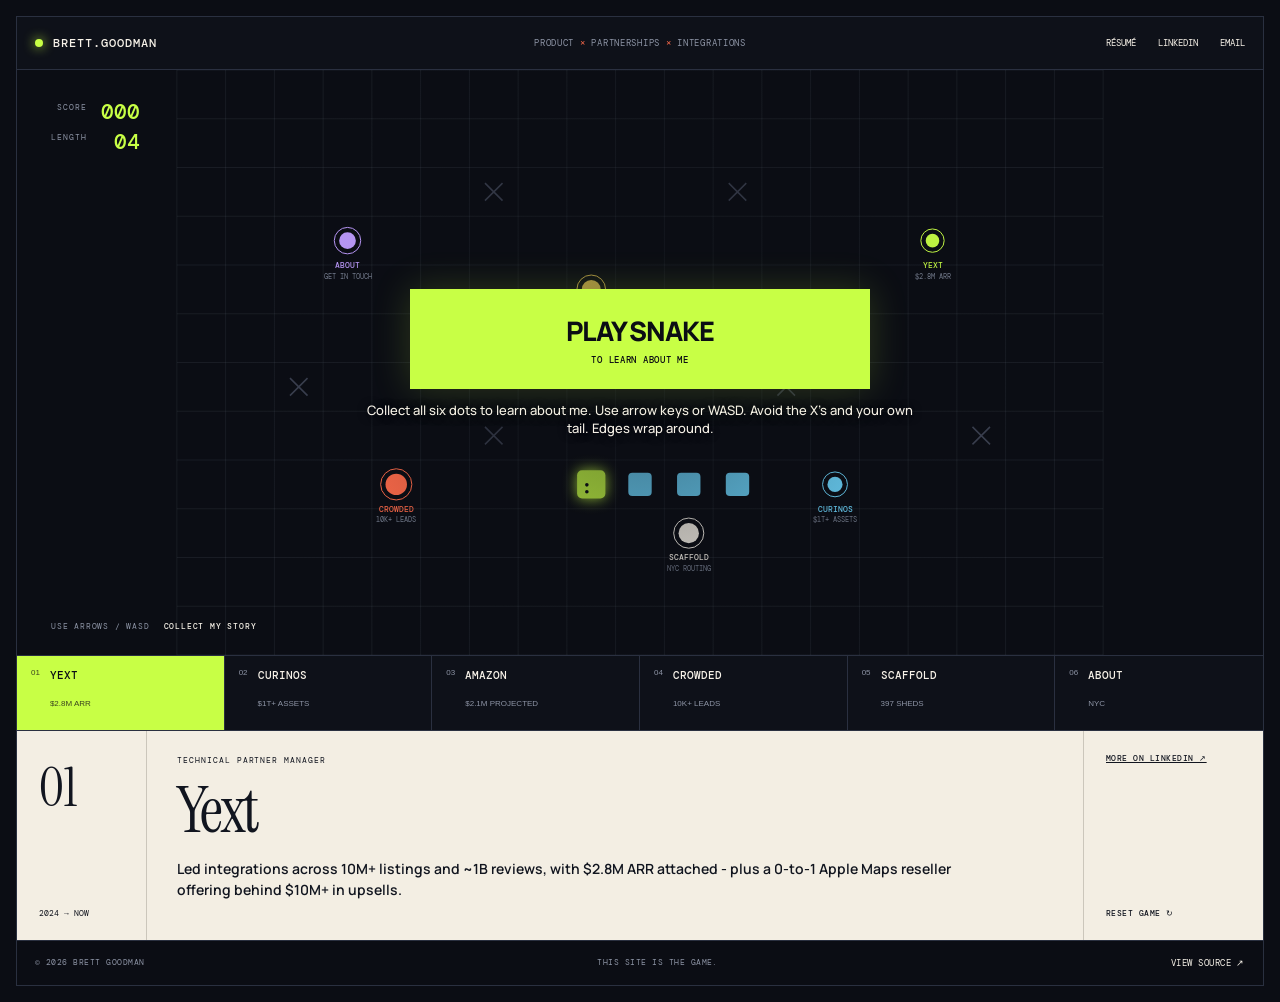
<file: index.html>
<!doctype html>
<html lang='en'>
<head>
  <meta charset='utf-8'>
  <meta name='viewport' content='width=device-width,initial-scale=1,viewport-fit=cover'>
  <meta name='description' content='Brett Goodman connects products, platforms, and people. Play the site to explore his work.'>
  <meta property='og:type' content='website'>
  <meta property='og:site_name' content='Brett Goodman'>
  <meta property='og:title' content='Brett Goodman - product, partnerships, integrations'>
  <meta property='og:description' content='Brett Goodman connects products, platforms, and people.'>
  <meta property='og:url' content='https://brettgoodman.com/'>
  <meta property='og:image' content='https://brettgoodman.com/og-site.png'>
  <meta property='og:image:width' content='1200'>
  <meta property='og:image:height' content='630'>
  <meta name='twitter:card' content='summary_large_image'>
  <meta name='twitter:image' content='https://brettgoodman.com/og-site.png'>
  <meta name='theme-color' content='#0b0d14'>
  <title>Brett Goodman - product, partnerships, integrations</title>
  <link rel='preconnect' href='https://fonts.googleapis.com'>
  <link rel='preconnect' href='https://fonts.gstatic.com' crossorigin>
  <link href='https://fonts.googleapis.com/css2?family=DM+Mono:wght@400;500&family=Instrument+Serif:ital@0;1&family=Manrope:wght@600;700;800&display=swap' rel='stylesheet'>
  <link rel='stylesheet' href='styles.css?v=rules1'>
</head>
<body>
  <main class='shell'>
    <header class='topbar'>
      <a class='wordmark' href='#board' aria-label='Brett Goodman home'><span class='status-dot'></span>BRETT.GOODMAN</a>
      <p class='role'>PRODUCT <span>×</span> PARTNERSHIPS <span>×</span> INTEGRATIONS</p>
      <nav aria-label='Contact links'>
        <a href='/Brett_Goodman_Resume.pdf'>RÉSUMÉ</a>
        <a href='https://www.linkedin.com/in/brettgoodman11'>LINKEDIN</a>
        <a href='mailto:brettgoodman11@gmail.com'>EMAIL</a>
      </nav>
    </header>

    <section class='game-shell' id='board' aria-labelledby='intro-title'>
      <div class='game-hud'>
        <div class='score' aria-live='polite'>
          <span>SCORE</span><strong id='score-value'>000</strong>
          <span>LENGTH</span><strong id='length-value'>04</strong>
        </div>
      </div>

      <div class='playfield-wrap'>
        <canvas id='snake-canvas' tabindex='0' aria-label='Snake résumé. Start the game, then use arrow keys or WASD to turn the snake and collect work pellets.'></canvas>
        <div class='start-overlay' id='start-overlay'>
          <button id='start-game'><span>PLAY SNAKE</span><strong>TO LEARN ABOUT ME</strong></button>
          <small class='start-rules'>Collect all six dots to learn about me. <span class='keys-desktop'>Use arrow keys or WASD.</span><span class='keys-mobile'>Use the on-screen arrows.</span> Avoid the X's and your own tail. Edges wrap around.</small>
        </div>
        <div class='crash-overlay' id='crash-overlay' aria-hidden='true'>
          <p class='crash-word'>CRASH</p>
          <button id='try-again'><span>TRY AGAIN</span></button>
        </div>
        <div class='win-overlay' id='win-overlay' aria-hidden='true'>
          <div class='win-burst' aria-hidden='true'></div>
          <p class='win-word'>YOU WIN</p>
          <p class='win-sub'>ALL 6 COLLECTED / SCORE 600</p>
          <p class='win-pitch'>YOU PLAYED THE SITE. MEET ME.</p>
          <div class='win-actions'>
            <a class='win-cta win-cta-primary' href='https://www.linkedin.com/in/brettgoodman11'>MEET ME <span>↗</span></a>
            <a class='win-cta win-cta-secondary' href='/Brett_Goodman_Resume.pdf'>VIEW RÉSUMÉ <span>↗</span></a>
            <button class='win-cta win-cta-keep' id='keep-playing' type='button'>KEEP PLAYING <span>FREE PLAY ↻</span></button>
          </div>
          <button id='play-again'><span>PLAY AGAIN</span></button>
        </div>
        <div class='board-copy' aria-hidden='true'>
          <span>USE ARROWS / WASD</span>
          <b>COLLECT MY STORY</b>
        </div>
        <div class='game-toast' id='game-toast' role='status'></div>
      </div>

      <div class='mobile-controls' aria-label='Game controls'>
        <button data-dir='up' aria-label='Move up'>↑</button><br>
        <button data-dir='left' aria-label='Move left'>←</button>
        <button data-dir='down' aria-label='Move down'>↓</button>
        <button data-dir='right' aria-label='Move right'>→</button>
      </div>

      <div class='content-strip' aria-label='Explore without playing'>
        <button class='content-card' data-node='yext'><span>01</span><b>YEXT</b><small>$2.8M ARR</small></button>
        <button class='content-card' data-node='curinos'><span>02</span><b>CURINOS</b><small>$1T+ ASSETS</small></button>
        <button class='content-card' data-node='amazon'><span>03</span><b>AMAZON</b><small>$2.1M PROJECTED</small></button>
        <button class='content-card' data-node='crowded'><span>04</span><b>CROWDED</b><small>10K+ LEADS</small></button>
        <button class='content-card' data-node='scaffold'><span>05</span><b>SCAFFOLD</b><small>397 SHEDS</small></button>
        <button class='content-card' data-node='about'><span>06</span><b>ABOUT</b><small>NYC</small></button>
      </div>
    </section>

    <section class='detail-dock' id='detail' aria-live='polite'>
      <div class='detail-index'><span id='detail-number'>00</span><span id='detail-year'>SELECT A NODE</span></div>
      <div class='detail-main'><p id='detail-kicker'>PLAY TO COLLECT · OR TAP ANY NODE</p><h2 id='detail-title'>Ready?</h2><p id='detail-copy'>Six things worth knowing. Collect every node, or skip the game and tap one below.</p></div>
      <div class='detail-actions'><a id='detail-link' href='https://www.linkedin.com/in/brettgoodman11'>MORE ON LINKEDIN ↗</a><button id='reset-game'>RESET GAME ↻</button></div>
    </section>

    <footer><span>© 2026 BRETT GOODMAN</span><span>THIS SITE IS THE GAME.</span><nav class='play-links' aria-label='Contact links'><a href='/Brett_Goodman_Resume.pdf'>RÉSUMÉ</a><a href='https://www.linkedin.com/in/brettgoodman11'>LINKEDIN</a><a href='mailto:brettgoodman11@gmail.com'>EMAIL</a></nav><a href='https://github.com/bgoodie11'>VIEW SOURCE ↗</a></footer>
  </main>
  <script src='script.js?v=rules1'></script>
</body>
</html>
</file>
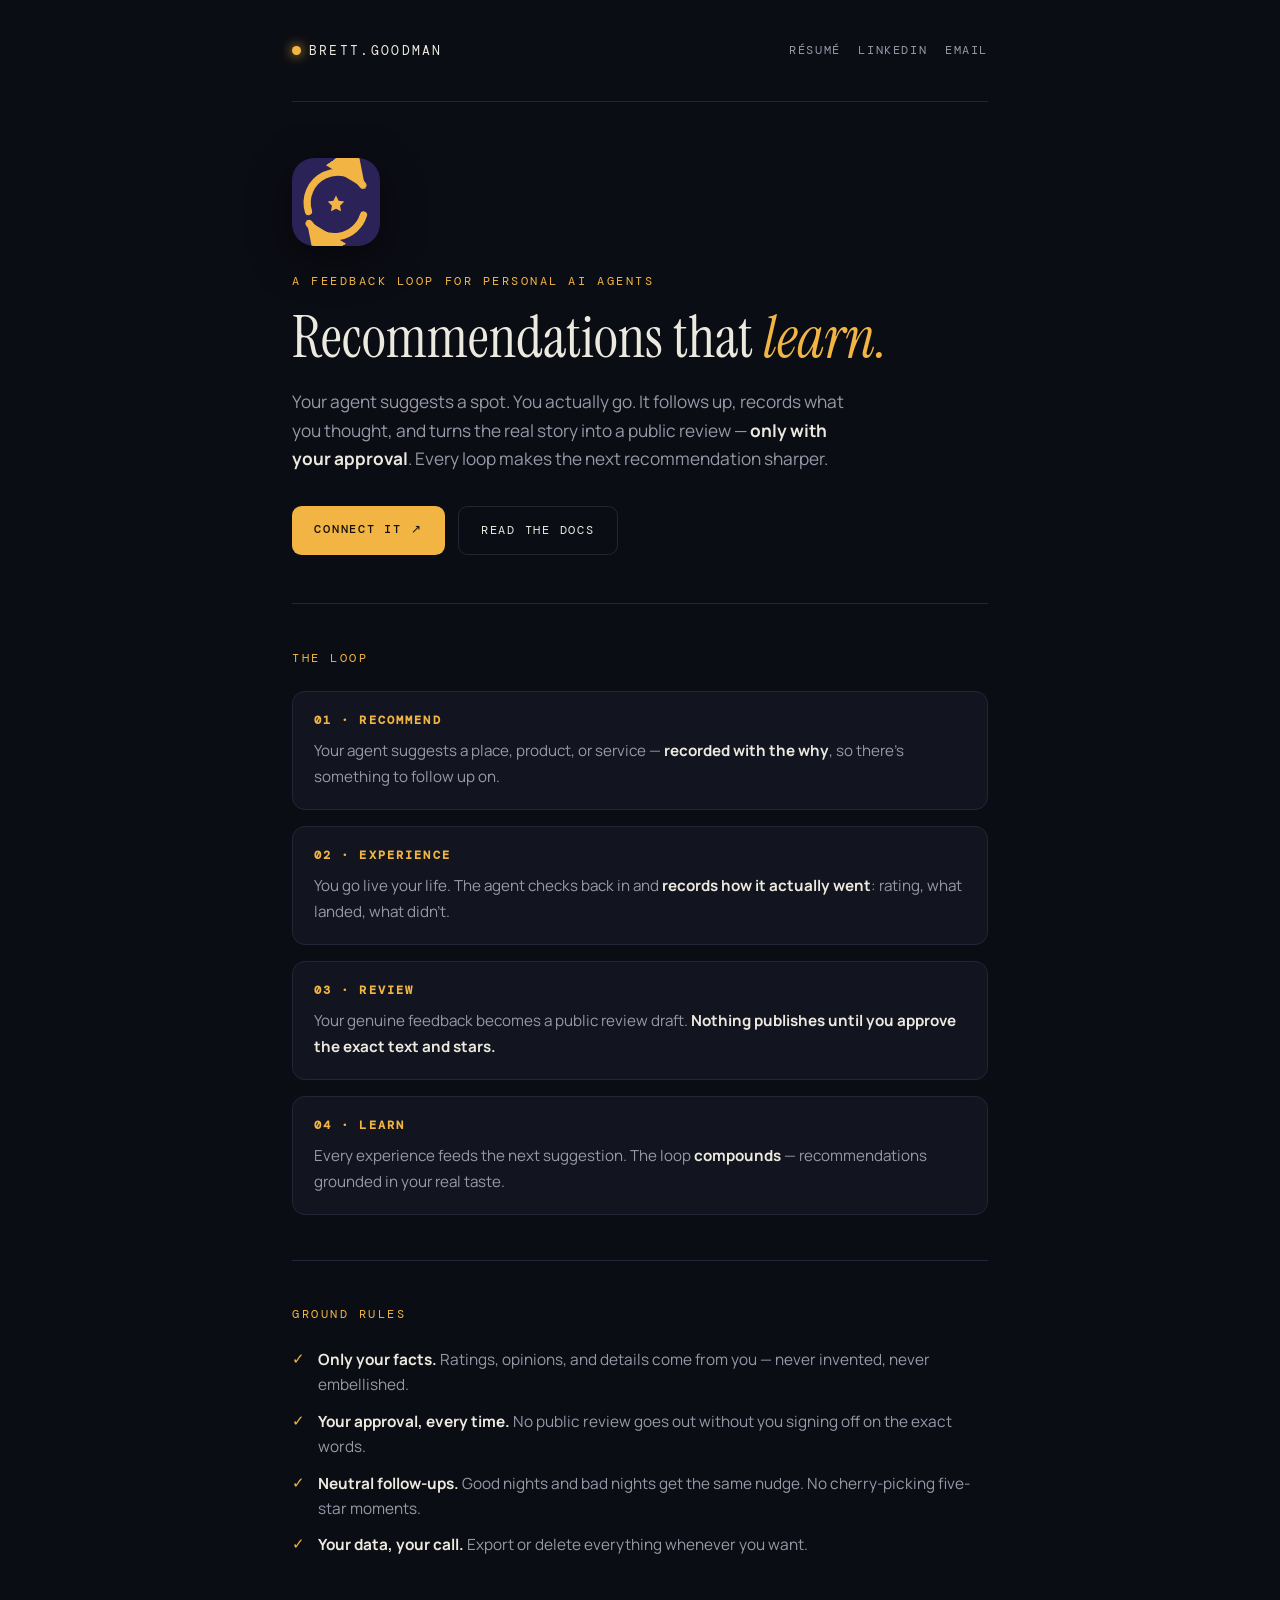
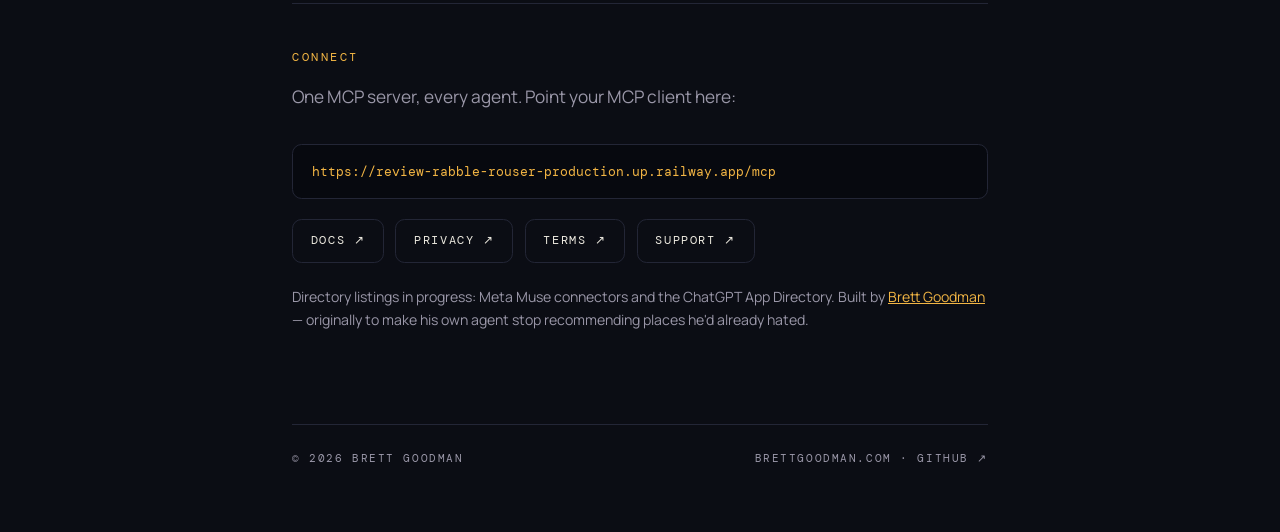
<file: review-rabble-rouser/index.html>
<!doctype html>
<html lang='en'>
<head>
  <meta charset='utf-8'>
  <meta name='viewport' content='width=device-width,initial-scale=1,viewport-fit=cover'>
  <meta name='description' content='Review Rabble Rouser is a feedback loop for personal AI agents: recommendations, real experiences, honest reviews, better suggestions. By Brett Goodman.'>
  <meta property='og:type' content='website'>
  <meta property='og:site_name' content='Brett Goodman'>
  <meta property='og:title' content='Review Rabble Rouser — recommendations that learn'>
  <meta property='og:description' content='A feedback loop for personal AI agents: recommend, experience, review, repeat. Every suggestion grounded in what you actually liked.'>
  <meta property='og:url' content='https://brettgoodman.com/review-rabble-rouser/'>
  <meta property='og:image' content='https://brettgoodman.com/review-rabble-rouser/icon.svg'>
  <meta name='twitter:card' content='summary'>
  <meta name='theme-color' content='#0b0d14'>
  <title>Review Rabble Rouser — recommendations that learn</title>
  <link rel='icon' href='icon.svg' type='image/svg+xml'>
  <link rel='preconnect' href='https://fonts.googleapis.com'>
  <link rel='preconnect' href='https://fonts.gstatic.com' crossorigin>
  <link href='https://fonts.googleapis.com/css2?family=DM+Mono:wght@400;500&family=Instrument+Serif:ital@0;1&family=Manrope:wght@600;700;800&display=swap' rel='stylesheet'>
  <style>
    :root{--bg:#0b0d14;--ink:#ece9df;--dim:#9a97a8;--amber:#f2b544;--line:#232636;--card:#12151f}
    *{box-sizing:border-box;margin:0;padding:0}
    body{background:var(--bg);color:var(--ink);font-family:'Manrope',system-ui,sans-serif;line-height:1.65;-webkit-font-smoothing:antialiased}
    .shell{max-width:46rem;margin:0 auto;padding:1.5rem 1.25rem 4rem}
    .topbar{display:flex;align-items:center;justify-content:space-between;gap:1rem;flex-wrap:wrap;padding:1rem 0 2.5rem;border-bottom:1px solid var(--line)}
    .wordmark{font-family:'DM Mono',monospace;font-size:.8rem;letter-spacing:.18em;color:var(--ink);text-decoration:none;display:flex;align-items:center;gap:.5rem}
    .status-dot{width:.55rem;height:.55rem;border-radius:50%;background:var(--amber);box-shadow:0 0 12px var(--amber)}
    .topbar nav{display:flex;gap:1.1rem}
    .topbar nav a{font-family:'DM Mono',monospace;font-size:.72rem;letter-spacing:.14em;color:var(--dim);text-decoration:none}
    .topbar nav a:hover{color:var(--amber)}
    .hero{padding:3.5rem 0 3rem;text-align:left}
    .hero-icon{width:5.5rem;height:5.5rem;border-radius:1.4rem;display:block;margin-bottom:1.6rem;box-shadow:0 12px 40px rgba(0,0,0,.5)}
    .kicker{font-family:'DM Mono',monospace;font-size:.72rem;letter-spacing:.22em;color:var(--amber);margin-bottom:1rem}
    h1{font-family:'Instrument Serif',serif;font-weight:400;font-size:clamp(2.4rem,6vw,3.6rem);line-height:1.08;margin-bottom:1.2rem}
    h1 em{font-style:italic;color:var(--amber)}
    .lede{font-size:1.08rem;color:var(--dim);max-width:36rem;margin-bottom:2rem}
    .lede strong{color:var(--ink)}
    .hero-actions{display:flex;gap:.8rem;flex-wrap:wrap}
    .cta{display:inline-block;font-family:'DM Mono',monospace;font-size:.78rem;letter-spacing:.14em;background:var(--amber);color:#14100a;text-decoration:none;padding:.85rem 1.4rem;border-radius:.6rem;font-weight:500}
    .cta:hover{filter:brightness(1.08)}
    .cta-ghost{display:inline-block;font-family:'DM Mono',monospace;font-size:.78rem;letter-spacing:.14em;color:var(--ink);text-decoration:none;padding:.85rem 1.4rem;border-radius:.6rem;border:1px solid var(--line)}
    .cta-ghost:hover{border-color:var(--amber);color:var(--amber)}
    section.block{padding:2.8rem 0;border-top:1px solid var(--line)}
    .loop{list-style:none;display:grid;gap:1rem;margin-top:1.4rem}
    .loop li{background:var(--card);border:1px solid var(--line);border-radius:.8rem;padding:1.2rem 1.3rem}
    .loop b{font-family:'DM Mono',monospace;font-size:.74rem;letter-spacing:.18em;color:var(--amber);display:block;margin-bottom:.4rem}
    .loop span{color:var(--dim);font-size:.95rem}
    .loop span strong{color:var(--ink)}
    .rules{list-style:none;margin-top:1.4rem;display:grid;gap:.7rem}
    .rules li{padding-left:1.6rem;position:relative;color:var(--dim);font-size:.96rem}
    .rules li::before{content:'✓';position:absolute;left:0;color:var(--amber);font-family:'DM Mono',monospace}
    .rules li strong{color:var(--ink)}
    code.endpoint{display:block;font-family:'DM Mono',monospace;font-size:.82rem;background:#07090f;border:1px solid var(--line);border-radius:.6rem;padding:1rem 1.2rem;margin:1.2rem 0;color:var(--amber);overflow-x:auto;white-space:nowrap}
    .linkrow{display:flex;gap:.7rem;flex-wrap:wrap;margin-top:1.2rem}
    .linkrow a{font-family:'DM Mono',monospace;font-size:.74rem;letter-spacing:.14em;color:var(--ink);text-decoration:none;border:1px solid var(--line);border-radius:.6rem;padding:.7rem 1.1rem}
    .linkrow a:hover{border-color:var(--amber);color:var(--amber)}
    .note{margin-top:1.4rem;font-size:.88rem;color:var(--dim)}
    footer{margin-top:3rem;padding-top:1.5rem;border-top:1px solid var(--line);display:flex;justify-content:space-between;gap:1rem;flex-wrap:wrap;font-family:'DM Mono',monospace;font-size:.7rem;letter-spacing:.14em;color:var(--dim)}
    footer a{color:var(--dim);text-decoration:none}
    footer a:hover{color:var(--amber)}
  </style>
</head>
<body>
  <main class='shell'>
    <header class='topbar'>
      <a class='wordmark' href='/'><span class='status-dot'></span>BRETT.GOODMAN</a>
      <nav aria-label='Contact links'>
        <a href='/Brett_Goodman_Resume.pdf'>RÉSUMÉ</a>
        <a href='https://www.linkedin.com/in/brettgoodman11'>LINKEDIN</a>
        <a href='mailto:brettgoodman11@gmail.com'>EMAIL</a>
      </nav>
    </header>

    <section class='hero'>
      <img class='hero-icon' src='icon.svg' alt='Review Rabble Rouser icon: a feedback loop around a star'>
      <p class='kicker'>A FEEDBACK LOOP FOR PERSONAL AI AGENTS</p>
      <h1>Recommendations that <em>learn.</em></h1>
      <p class='lede'>Your agent suggests a spot. You actually go. It follows up, records what you thought, and turns the real story into a public review — <strong>only with your approval</strong>. Every loop makes the next recommendation sharper.</p>
      <div class='hero-actions'>
        <a class='cta' href='#connect'>CONNECT IT ↗</a>
        <a class='cta-ghost' href='https://review-rabble-rouser-production.up.railway.app/docs'>READ THE DOCS</a>
      </div>
    </section>

    <section class='block'>
      <p class='kicker'>THE LOOP</p>
      <ol class='loop'>
        <li><b>01 · RECOMMEND</b><span>Your agent suggests a place, product, or service — <strong>recorded with the why</strong>, so there's something to follow up on.</span></li>
        <li><b>02 · EXPERIENCE</b><span>You go live your life. The agent checks back in and <strong>records how it actually went</strong>: rating, what landed, what didn't.</span></li>
        <li><b>03 · REVIEW</b><span>Your genuine feedback becomes a public review draft. <strong>Nothing publishes until you approve the exact text and stars.</strong></span></li>
        <li><b>04 · LEARN</b><span>Every experience feeds the next suggestion. The loop <strong>compounds</strong> — recommendations grounded in your real taste.</span></li>
      </ol>
    </section>

    <section class='block'>
      <p class='kicker'>GROUND RULES</p>
      <ul class='rules'>
        <li><strong>Only your facts.</strong> Ratings, opinions, and details come from you — never invented, never embellished.</li>
        <li><strong>Your approval, every time.</strong> No public review goes out without you signing off on the exact words.</li>
        <li><strong>Neutral follow-ups.</strong> Good nights and bad nights get the same nudge. No cherry-picking five-star moments.</li>
        <li><strong>Your data, your call.</strong> Export or delete everything whenever you want.</li>
      </ul>
    </section>

    <section class='block' id='connect'>
      <p class='kicker'>CONNECT</p>
      <p class='lede'>One MCP server, every agent. Point your MCP client here:</p>
      <code class='endpoint'>https://review-rabble-rouser-production.up.railway.app/mcp</code>
      <div class='linkrow'>
        <a href='https://review-rabble-rouser-production.up.railway.app/docs'>DOCS ↗</a>
        <a href='https://review-rabble-rouser-production.up.railway.app/privacy'>PRIVACY ↗</a>
        <a href='https://review-rabble-rouser-production.up.railway.app/terms'>TERMS ↗</a>
        <a href='mailto:brettgoodman11@gmail.com'>SUPPORT ↗</a>
      </div>
      <p class='note'>Directory listings in progress: Meta Muse connectors and the ChatGPT App Directory. Built by <a href='/' style='color:var(--amber)'>Brett Goodman</a> — originally to make his own agent stop recommending places he'd already hated.</p>
    </section>

    <footer>
      <span>© 2026 BRETT GOODMAN</span>
      <span><a href='/'>BRETTGOODMAN.COM</a> · <a href='https://github.com/bgoodie11'>GITHUB ↗</a></span>
    </footer>
  </main>
</body>
</html>
</file>
<file: styles.css>
:root{--bg:#0b0d14;--panel:#11151f;--line:#2a3040;--ink:#f7f2e8;--muted:#8d94a5;--lime:#c8ff45;--blue:#6ed8ff;--coral:#ff6b4a;--yellow:#ffd95a}*{box-sizing:border-box}html{background:var(--bg);scroll-behavior:smooth}body{margin:0;background:var(--bg);color:var(--ink);font-family:"DM Mono",monospace}.shell{min-height:100vh;padding:16px}.topbar{height:54px;border:1px solid var(--line);display:grid;grid-template-columns:1fr auto 1fr;align-items:center;padding:0 18px;background:#0e1119}.wordmark{color:var(--ink);text-decoration:none;font-size:12px;font-weight:500;letter-spacing:.08em}.status-dot{display:inline-block;width:8px;height:8px;border-radius:50%;background:var(--lime);box-shadow:0 0 12px var(--lime);margin-right:10px}.role{font-size:9px;letter-spacing:.08em;color:var(--muted)}.role span{color:var(--coral)}nav{display:flex;justify-content:flex-end;gap:22px}nav a,footer a{color:var(--ink);font-size:9px;text-decoration:none}nav a:hover,footer a:hover{color:var(--lime)}.game-shell{border:1px solid var(--line);border-top:0;background:var(--panel)}.game-hud{display:flex;justify-content:space-between;align-items:flex-start;padding:28px 34px 20px;position:absolute;z-index:2;pointer-events:none;width:calc(100% - 34px)}.intro-lockup p{font-size:9px;color:var(--lime);letter-spacing:.15em;margin:0 0 10px}.intro-lockup h1{font-family:"Instrument Serif",serif;font-size:clamp(48px,5.7vw,84px);font-weight:400;line-height:.78;letter-spacing:-.045em;margin:0}.intro-lockup h1 em{color:var(--lime);font-weight:400}.score{display:grid;grid-template-columns:auto auto;gap:2px 14px;text-align:right}.score span{font-size:8px;color:var(--muted);letter-spacing:.12em;padding-top:4px}.score strong{font:500 21px "DM Mono";color:var(--lime)}.playfield-wrap{height:clamp(510px,65vh,700px);position:relative;overflow:hidden;background:radial-gradient(circle at 35% 30%,rgba(58,74,92,.18),transparent 40%)}canvas{width:100%;height:100%;display:block;outline:none}.board-copy{position:absolute;left:34px;bottom:24px;display:flex;gap:14px;align-items:center;font-size:8px;color:var(--muted);letter-spacing:.1em;pointer-events:none}.board-copy b{color:var(--ink);font-weight:500}.game-toast{position:absolute;left:50%;top:22px;transform:translate(-50%,-10px);opacity:0;background:var(--lime);color:var(--bg);border-radius:4px;padding:9px 14px;font-size:9px;transition:.18s;pointer-events:none}.game-toast.show{opacity:1;transform:translate(-50%,0)}.content-strip{display:grid;grid-template-columns:repeat(6,1fr);border-top:1px solid var(--line)}.content-card{appearance:none;border:0;border-right:1px solid var(--line);background:#0e1119;color:var(--ink);min-height:74px;text-align:left;padding:12px 14px;display:grid;grid-template-columns:auto 1fr;gap:6px 10px;cursor:pointer}.content-card:last-child{border-right:0}.content-card span{font-size:8px;color:var(--muted)}.content-card b{font:500 11px "DM Mono"}.content-card small{grid-column:2;font-size:8px;color:var(--muted)}.content-card:hover,.content-card.active{background:var(--lime);color:var(--bg)}.content-card.active span,.content-card.active small,.content-card:hover span,.content-card:hover small{color:#3c461f}.detail-dock{border:1px solid var(--line);border-top:0;display:grid;grid-template-columns:130px minmax(0,1fr) 180px;min-height:210px;background:#f3eee3;color:#11151f}.detail-index{border-right:1px solid #cbc6bb;display:flex;flex-direction:column;justify-content:space-between;padding:22px}.detail-index span:first-child{font:400 54px "Instrument Serif"}.detail-index span:last-child{font-size:8px}.detail-main{padding:24px 30px}.detail-main>p:first-child{font-size:8px;letter-spacing:.12em;margin:0}.detail-main h2{font:400 clamp(48px,5vw,72px) "Instrument Serif";letter-spacing:-.04em;margin:4px 0 6px}.detail-main>p:last-child{font-family:Manrope,sans-serif;font-size:14px;font-weight:600;line-height:1.5;max-width:780px;margin:0}.detail-actions{border-left:1px solid #cbc6bb;padding:22px;display:flex;flex-direction:column;justify-content:space-between}.detail-actions a,.detail-actions button{font:500 8px "DM Mono";letter-spacing:.06em;color:#11151f}#detail-link.mega{display:block;background:#c8ff45;border:1px solid #11151f;padding:18px 16px;font:800 clamp(18px,1.8vw,26px) Manrope,sans-serif;letter-spacing:-.02em;text-align:center;text-decoration:none;color:#11151f}#detail-link.mega:hover{background:#11151f;color:#c8ff45}.detail-actions button{background:transparent;border:0;text-align:left;padding:0;cursor:pointer}footer{border:1px solid var(--line);border-top:0;padding:16px 18px;display:flex;justify-content:space-between;color:var(--muted);font-size:8px;letter-spacing:.06em}.mobile-controls{display:none}.game-shell.crash{animation:shake .4s linear}@keyframes shake{25%{transform:translateX(-4px)}50%{transform:translateX(4px)}75%{transform:translateX(-2px)}}@media(max-width:800px){.shell{padding:8px}.topbar{height:auto;min-height:58px;grid-template-columns:1fr auto;padding:10px 12px}.role{display:none}nav a:first-child{display:none}nav{gap:12px}.game-hud{position:absolute;padding:20px 18px;width:calc(100% - 18px)}.intro-lockup h1{font-size:48px}.score strong{font-size:17px}.playfield-wrap{height:470px}.board-copy{left:18px;bottom:16px}.content-strip{grid-template-columns:repeat(2,1fr)}.content-card{border-bottom:1px solid var(--line);min-height:64px}.mobile-controls{display:block;border-bottom:1px solid var(--line);padding:14px 8px 16px;text-align:center;background:#0e1119}.mobile-controls button{width:58px;height:48px;margin:4px;border:1.5px solid var(--lime);background:rgba(200,255,69,.09);color:var(--lime);border-radius:8px;font-size:22px;line-height:1;box-shadow:0 0 14px rgba(200,255,69,.14);touch-action:manipulation;-webkit-user-select:none;user-select:none;-webkit-tap-highlight-color:transparent}.mobile-controls button:active{background:var(--lime);color:var(--bg)}.detail-dock{grid-template-columns:70px 1fr;min-height:230px}.detail-index{padding:16px 12px}.detail-index span:first-child{font-size:38px}.detail-main{padding:18px}.detail-main h2{font-size:48px}.detail-main>p:last-child{font-size:12px}.detail-actions{grid-column:1/-1;border-left:0;border-top:1px solid #cbc6bb;flex-direction:row;padding:12px}#detail-link.mega{flex:1;padding:16px 12px}footer span:nth-child(2){display:none}}@media(max-width:450px){.intro-lockup h1{font-size:42px}.playfield-wrap{height:420px}.score{gap:1px 8px}.score strong{font-size:14px}.content-card{padding:10px}.detail-main h2{font-size:42px}}@media(prefers-reduced-motion:reduce){*{animation:none!important;transition:none!important}}
.intro-lockup h1{font-size:clamp(42px,4.8vw,70px)}
@media(max-width:800px){.intro-lockup h1{font-size:38px;line-height:.82}}
@media(max-width:450px){.intro-lockup h1{font-size:34px}}
/* No-headline composition: the playfield is the first impression. */
.intro-lockup{padding-top:2px}
.intro-lockup p{padding:7px 10px;border:1px solid rgba(200,255,69,.4);background:rgba(11,13,20,.84);border-radius:2px}
@media(max-width:800px){.intro-lockup{padding-top:0}.intro-lockup p{padding:6px 8px}}
.start-overlay{position:absolute;inset:0;z-index:3;display:grid;place-content:center;justify-items:center;gap:12px;background:radial-gradient(circle at center,rgba(11,13,20,.56),rgba(11,13,20,.06) 44%,transparent 66%);transition:opacity .25s,visibility .25s}.start-overlay.hidden{opacity:0;visibility:hidden;pointer-events:none}.start-overlay button{min-width:min(460px,76vw);padding:22px 24px;display:grid;grid-template-columns:auto 1fr auto;align-items:center;gap:14px;border:1px solid var(--lime);background:var(--lime);color:var(--bg);box-shadow:0 0 38px rgba(200,255,69,.18);cursor:pointer;text-align:left}.start-overlay button span{font:800 clamp(20px,2.1vw,32px) Manrope,sans-serif;letter-spacing:-.04em}.start-overlay button strong{font:500 9px "DM Mono";letter-spacing:.08em}.start-overlay button i{font:400 25px "DM Mono";font-style:normal}.start-overlay button:hover{background:var(--ink);transform:translateY(-2px)}.start-overlay small{font:400 8px "DM Mono";color:var(--muted);letter-spacing:.1em}.game-shell.playing .board-copy b{color:var(--lime)}
@media(max-width:800px){.start-overlay{place-content:end center;padding-bottom:80px;background:linear-gradient(transparent 30%,rgba(11,13,20,.82) 72%)}.start-overlay button{min-width:calc(100vw - 54px);padding:17px 16px;grid-template-columns:1fr auto;gap:4px 10px}.start-overlay button span{font-size:21px}.start-overlay button strong{grid-column:1}.start-overlay button i{grid-column:2;grid-row:1/3}.start-overlay small{font-size:7px}}
.start-overlay.hidden{display:none}
/* Mobile pre-play stays quiet: the banner itself is the only instruction. */
.start-overlay button{grid-template-columns:auto 1fr}
@media(max-width:800px){.game-shell:not(.playing) .board-copy,.game-shell:not(.playing) .mobile-controls{display:none}.start-overlay{padding-bottom:66px}.start-overlay button{display:block;min-width:calc(100vw - 54px);text-align:left}.start-overlay button strong{display:block;margin-top:4px}}
/* Arcade affordance: centered copy plus a quiet INSERT COIN-style pulse. */
.start-overlay button{display:block;text-align:center;position:relative}.start-overlay button strong{display:block;margin-top:5px}.start-overlay button span{animation:cta-pulse 1.45s steps(2,end) infinite}@keyframes cta-pulse{0%,58%{opacity:1}59%,100%{opacity:.48}}
@media(max-width:800px){.start-overlay button{text-align:center}.start-overlay button strong{margin-top:5px}}
@media(prefers-reduced-motion:reduce){.start-overlay button span{animation:none}}

/* Crash screen: full-board red takeover with TRY AGAIN restart. */
.crash-overlay{position:absolute;inset:0;z-index:4;display:grid;place-content:center;justify-items:center;gap:12px;background:rgba(209,30,26,.84);opacity:0;visibility:hidden;pointer-events:none;transition:opacity .18s,visibility .18s}
.game-shell.crashed .crash-overlay{opacity:1;visibility:visible;pointer-events:auto}
.crash-word{font:800 clamp(72px,15vw,180px) Manrope,sans-serif;letter-spacing:-.07em;color:#fff;margin:0;text-shadow:0 0 34px rgba(0,0,0,.35);animation:crash-pop .32s both}
.crash-sub{font:500 10px "DM Mono";letter-spacing:.16em;color:#ffd9d6;margin:0 0 8px}
#try-again{min-width:min(340px,74vw);padding:18px 22px;display:block;text-align:center;border:1px solid #fff;background:#fff;color:#b3120e;box-shadow:0 0 34px rgba(0,0,0,.28);cursor:pointer}
#try-again span{font:800 clamp(20px,2vw,28px) Manrope,sans-serif;letter-spacing:-.03em}
#try-again strong{display:block;margin-top:5px;font:500 9px "DM Mono";letter-spacing:.1em;color:#8c2a24}
#try-again:hover{background:var(--lime);border-color:var(--lime);color:var(--bg)}
#try-again:hover strong{color:#3c461f}
@keyframes crash-pop{0%{transform:scale(.72);opacity:0}100%{transform:scale(1);opacity:1}}
@media(max-width:800px){.crash-word{font-size:23vw}.crash-overlay{gap:10px}#try-again{min-width:calc(100vw - 84px);padding:16px 14px}}
@media(prefers-reduced-motion:reduce){.crash-word{animation:none}}

/* Contact links live at the bottom once the game is underway. */
.play-links{display:none;gap:22px}
.game-shell.playing ~ footer .play-links{display:flex}
@media(max-width:800px){footer{flex-wrap:wrap;row-gap:10px}}



/* Win screen: lime mirror of the crash takeover, with an arcade victory burst. */
.win-overlay{position:absolute;inset:0;z-index:5;display:grid;place-content:center;justify-items:center;gap:10px;overflow:hidden;background:rgba(200,255,69,.94);opacity:0;visibility:hidden;pointer-events:none;transition:opacity .18s,visibility .18s}
.game-shell.won .win-overlay{opacity:1;visibility:visible;pointer-events:auto}
.win-word{position:relative;z-index:1;font:800 clamp(62px,14vw,168px) Manrope,sans-serif;letter-spacing:-.075em;line-height:.85;color:var(--bg);margin:0;text-shadow:5px 5px 0 rgba(255,255,255,.52);animation:win-pop .38s both,win-blink .75s steps(2,end) .5s 3}
.win-sub{position:relative;z-index:1;font:500 10px "DM Mono";letter-spacing:.16em;color:#28300f;margin:4px 0 1px}
.win-pitch{position:relative;z-index:1;margin:0 0 7px;font:800 clamp(12px,1.25vw,17px) Manrope,sans-serif;letter-spacing:-.015em;color:var(--bg)}
.win-actions{position:relative;z-index:1;display:grid;grid-template-columns:1.25fr 1fr;width:min(560px,78vw);box-shadow:0 0 34px rgba(11,13,20,.28)}
.win-cta{display:flex;align-items:center;justify-content:space-between;gap:18px;padding:17px 20px;font:800 clamp(16px,1.7vw,23px) Manrope,sans-serif;letter-spacing:-.03em;text-decoration:none;border:1px solid var(--bg);transition:background .15s,color .15s,transform .15s}
.win-cta-primary{background:var(--bg);color:var(--lime)}
.win-cta-secondary{background:var(--lime);color:var(--bg);border-left:0}
.win-cta:hover{background:var(--ink);color:var(--lime);transform:translateY(-2px)}
#play-again{position:relative;z-index:1;padding:6px 10px;border:0;background:transparent;color:var(--bg);cursor:pointer}
#play-again span{font:500 9px "DM Mono";letter-spacing:.12em;text-decoration:underline;text-underline-offset:4px}
#play-again:hover{color:#3c461f}
.win-burst,.win-burst::before,.win-burst::after{position:absolute;inset:-35%;content:"";background:repeating-conic-gradient(from 0deg,rgba(11,13,20,.16) 0 3deg,transparent 3deg 13deg);animation:win-spin 8s linear infinite}
.win-burst::before{transform:rotate(7deg) scale(.72);opacity:.5;animation-direction:reverse}
.win-burst::after{background:radial-gradient(circle,transparent 0 24%,rgba(255,255,255,.38) 25% 26%,transparent 27% 36%,rgba(11,13,20,.2) 37% 38%,transparent 39%);animation:win-ring .7s ease-out both}
.game-shell.win{animation:win-shake .45s linear}
@keyframes win-pop{0%{transform:scale(.45) rotate(-4deg);opacity:0}70%{transform:scale(1.08) rotate(1deg)}100%{transform:scale(1);opacity:1}}
@keyframes win-blink{50%{opacity:.62}}
@keyframes win-spin{to{transform:rotate(360deg)}}
@keyframes win-ring{0%{transform:scale(.35);opacity:0}100%{transform:scale(1);opacity:1}}
@keyframes win-shake{25%{transform:translateY(-3px)}50%{transform:translateY(3px)}75%{transform:translateY(-1px)}}
@media(max-width:800px){.win-word{font-size:20vw}.win-overlay{gap:7px;padding:18px}.win-sub{font-size:8px}.win-pitch{font-size:11px;margin-bottom:5px}.win-actions{width:calc(100vw - 54px);grid-template-columns:1fr}.win-cta{padding:14px 16px;font-size:18px}.win-cta-secondary{border-left:1px solid var(--bg);border-top:0}#play-again{padding:7px 12px}}
@media(prefers-reduced-motion:reduce){.win-word,.win-burst,.win-burst::before,.win-burst::after{animation:none}}
:root{--bg:#0b0d14;--panel:#11151f;--line:#2a3040;--ink:#f7f2e8;--muted:#8d94a5;--lime:#c8ff45;--blue:#6ed8ff;--coral:#ff6b4a;--yellow:#ffd95a}*{box-sizing:border-box}html{background:var(--bg);scroll-behavior:smooth}body{margin:0;background:var(--bg);color:var(--ink);font-family:"DM Mono",monospace}.shell{min-height:100vh;padding:16px}.topbar{height:54px;border:1px solid var(--line);display:grid;grid-template-columns:1fr auto 1fr;align-items:center;padding:0 18px;background:#0e1119}.wordmark{color:var(--ink);text-decoration:none;font-size:12px;font-weight:500;letter-spacing:.08em}.status-dot{display:inline-block;width:8px;height:8px;border-radius:50%;background:var(--lime);box-shadow:0 0 12px var(--lime);margin-right:10px}.role{font-size:9px;letter-spacing:.08em;color:var(--muted)}.role span{color:var(--coral)}nav{display:flex;justify-content:flex-end;gap:22px}nav a,footer a{color:var(--ink);font-size:9px;text-decoration:none}nav a:hover,footer a:hover{color:var(--lime)}.game-shell{border:1px solid var(--line);border-top:0;background:var(--panel)}.game-hud{display:flex;justify-content:space-between;align-items:flex-start;padding:28px 34px 20px;position:absolute;z-index:2;pointer-events:none;width:calc(100% - 34px)}.intro-lockup p{font-size:9px;color:var(--lime);letter-spacing:.15em;margin:0 0 10px}.intro-lockup h1{font-family:"Instrument Serif",serif;font-size:clamp(48px,5.7vw,84px);font-weight:400;line-height:.78;letter-spacing:-.045em;margin:0}.intro-lockup h1 em{color:var(--lime);font-weight:400}.score{display:grid;grid-template-columns:auto auto;gap:2px 14px;text-align:right}.score span{font-size:8px;color:var(--muted);letter-spacing:.12em;padding-top:4px}.score strong{font:500 21px "DM Mono";color:var(--lime)}.playfield-wrap{height:clamp(510px,65vh,700px);position:relative;overflow:hidden;background:radial-gradient(circle at 35% 30%,rgba(58,74,92,.18),transparent 40%)}canvas{width:100%;height:100%;display:block;outline:none}.board-copy{position:absolute;left:34px;bottom:24px;display:flex;gap:14px;align-items:center;font-size:8px;color:var(--muted);letter-spacing:.1em;pointer-events:none}.board-copy b{color:var(--ink);font-weight:500}.game-toast{position:absolute;left:50%;top:22px;transform:translate(-50%,-10px);opacity:0;background:var(--lime);color:var(--bg);border-radius:4px;padding:9px 14px;font-size:9px;transition:.18s;pointer-events:none}.game-toast.show{opacity:1;transform:translate(-50%,0)}.content-strip{display:grid;grid-template-columns:repeat(6,1fr);border-top:1px solid var(--line)}.content-card{appearance:none;border:0;border-right:1px solid var(--line);background:#0e1119;color:var(--ink);min-height:74px;text-align:left;padding:12px 14px;display:grid;grid-template-columns:auto 1fr;gap:6px 10px;cursor:pointer}.content-card:last-child{border-right:0}.content-card span{font-size:8px;color:var(--muted)}.content-card b{font:500 11px "DM Mono"}.content-card small{grid-column:2;font-size:8px;color:var(--muted)}.content-card:hover,.content-card.active{background:var(--lime);color:var(--bg)}.content-card.active span,.content-card.active small,.content-card:hover span,.content-card:hover small{color:#3c461f}.detail-dock{border:1px solid var(--line);border-top:0;display:grid;grid-template-columns:130px minmax(0,1fr) 180px;min-height:210px;background:#f3eee3;color:#11151f}.detail-index{border-right:1px solid #cbc6bb;display:flex;flex-direction:column;justify-content:space-between;padding:22px}.detail-index span:first-child{font:400 54px "Instrument Serif"}.detail-index span:last-child{font-size:8px}.detail-main{padding:24px 30px}.detail-main>p:first-child{font-size:8px;letter-spacing:.12em;margin:0}.detail-main h2{font:400 clamp(48px,5vw,72px) "Instrument Serif";letter-spacing:-.04em;margin:4px 0 6px}.detail-main>p:last-child{font-family:Manrope,sans-serif;font-size:14px;font-weight:600;line-height:1.5;max-width:780px;margin:0}.detail-actions{border-left:1px solid #cbc6bb;padding:22px;display:flex;flex-direction:column;justify-content:space-between}.detail-actions a,.detail-actions button{font:500 8px "DM Mono";letter-spacing:.06em;color:#11151f}#detail-link.mega{display:block;background:#c8ff45;border:1px solid #11151f;padding:18px 16px;font:800 clamp(18px,1.8vw,26px) Manrope,sans-serif;letter-spacing:-.02em;text-align:center;text-decoration:none;color:#11151f}#detail-link.mega:hover{background:#11151f;color:#c8ff45}.detail-actions button{background:transparent;border:0;text-align:left;padding:0;cursor:pointer}footer{border:1px solid var(--line);border-top:0;padding:16px 18px;display:flex;justify-content:space-between;color:var(--muted);font-size:8px;letter-spacing:.06em}.mobile-controls{display:none}.game-shell.crash{animation:shake .4s linear}@keyframes shake{25%{transform:translateX(-4px)}50%{transform:translateX(4px)}75%{transform:translateX(-2px)}}@media(max-width:800px){.shell{padding:8px}.topbar{height:auto;min-height:58px;grid-template-columns:1fr auto;padding:10px 12px}.role{display:none}nav a:first-child{display:none}nav{gap:12px}.game-hud{position:absolute;padding:20px 18px;width:calc(100% - 18px)}.intro-lockup h1{font-size:48px}.score strong{font-size:17px}.playfield-wrap{height:470px}.board-copy{left:18px;bottom:16px}.content-strip{grid-template-columns:repeat(2,1fr)}.content-card{border-bottom:1px solid var(--line);min-height:64px}.mobile-controls{display:block;border-bottom:1px solid var(--line);padding:14px 8px 16px;text-align:center;background:#0e1119}.mobile-controls button{width:58px;height:48px;margin:4px;border:1.5px solid var(--lime);background:rgba(200,255,69,.09);color:var(--lime);border-radius:8px;font-size:22px;line-height:1;box-shadow:0 0 14px rgba(200,255,69,.14);touch-action:manipulation;-webkit-user-select:none;user-select:none;-webkit-tap-highlight-color:transparent}.mobile-controls button:active{background:var(--lime);color:var(--bg)}.detail-dock{grid-template-columns:70px 1fr;min-height:230px}.detail-index{padding:16px 12px}.detail-index span:first-child{font-size:38px}.detail-main{padding:18px}.detail-main h2{font-size:48px}.detail-main>p:last-child{font-size:12px}.detail-actions{grid-column:1/-1;border-left:0;border-top:1px solid #cbc6bb;flex-direction:row;padding:12px}#detail-link.mega{flex:1;padding:16px 12px}footer span:nth-child(2){display:none}}@media(max-width:450px){.intro-lockup h1{font-size:42px}.playfield-wrap{height:420px}.score{gap:1px 8px}.score strong{font-size:14px}.content-card{padding:10px}.detail-main h2{font-size:42px}}@media(prefers-reduced-motion:reduce){*{animation:none!important;transition:none!important}}
.intro-lockup h1{font-size:clamp(42px,4.8vw,70px)}
@media(max-width:800px){.intro-lockup h1{font-size:38px;line-height:.82}}
@media(max-width:450px){.intro-lockup h1{font-size:34px}}
/* No-headline composition: the playfield is the first impression. */
.intro-lockup{padding-top:2px}
.intro-lockup p{padding:7px 10px;border:1px solid rgba(200,255,69,.4);background:rgba(11,13,20,.84);border-radius:2px}
@media(max-width:800px){.intro-lockup{padding-top:0}.intro-lockup p{padding:6px 8px}}
.start-overlay{position:absolute;inset:0;z-index:3;display:grid;place-content:center;justify-items:center;gap:12px;background:radial-gradient(circle at center,rgba(11,13,20,.56),rgba(11,13,20,.06) 44%,transparent 66%);transition:opacity .25s,visibility .25s}.start-overlay.hidden{opacity:0;visibility:hidden;pointer-events:none}.start-overlay button{min-width:min(460px,76vw);padding:22px 24px;display:grid;grid-template-columns:auto 1fr auto;align-items:center;gap:14px;border:1px solid var(--lime);background:var(--lime);color:var(--bg);box-shadow:0 0 38px rgba(200,255,69,.18);cursor:pointer;text-align:left}.start-overlay button span{font:800 clamp(20px,2.1vw,32px) Manrope,sans-serif;letter-spacing:-.04em}.start-overlay button strong{font:500 9px "DM Mono";letter-spacing:.08em}.start-overlay button i{font:400 25px "DM Mono";font-style:normal}.start-overlay button:hover{background:var(--ink);transform:translateY(-2px)}.start-overlay small{font:400 8px "DM Mono";color:var(--muted);letter-spacing:.1em}.game-shell.playing .board-copy b{color:var(--lime)}
@media(max-width:800px){.start-overlay{place-content:end center;padding-bottom:80px;background:linear-gradient(transparent 30%,rgba(11,13,20,.82) 72%)}.start-overlay button{min-width:calc(100vw - 54px);padding:17px 16px;grid-template-columns:1fr auto;gap:4px 10px}.start-overlay button span{font-size:21px}.start-overlay button strong{grid-column:1}.start-overlay button i{grid-column:2;grid-row:1/3}.start-overlay small{font-size:7px}}
.start-overlay.hidden{display:none}
/* Mobile pre-play stays quiet: the banner itself is the only instruction. */
.start-overlay button{grid-template-columns:auto 1fr}
@media(max-width:800px){.game-shell:not(.playing) .board-copy,.game-shell:not(.playing) .mobile-controls{display:none}.start-overlay{padding-bottom:66px}.start-overlay button{display:block;min-width:calc(100vw - 54px);text-align:left}.start-overlay button strong{display:block;margin-top:4px}}
/* Arcade affordance: centered copy plus a quiet INSERT COIN-style pulse. */
.start-overlay button{display:block;text-align:center;position:relative}.start-overlay button strong{display:block;margin-top:5px}.start-overlay button span{animation:cta-pulse 1.45s steps(2,end) infinite}@keyframes cta-pulse{0%,58%{opacity:1}59%,100%{opacity:.48}}
@media(max-width:800px){.start-overlay button{text-align:center}.start-overlay button strong{margin-top:5px}}
@media(prefers-reduced-motion:reduce){.start-overlay button span{animation:none}}

/* Crash screen: full-board red takeover with TRY AGAIN restart. */
.crash-overlay{position:absolute;inset:0;z-index:4;display:grid;place-content:center;justify-items:center;gap:12px;background:rgba(209,30,26,.84);opacity:0;visibility:hidden;pointer-events:none;transition:opacity .18s,visibility .18s}
.game-shell.crashed .crash-overlay{opacity:1;visibility:visible;pointer-events:auto}
.crash-word{font:800 clamp(72px,15vw,180px) Manrope,sans-serif;letter-spacing:-.07em;color:#fff;margin:0;text-shadow:0 0 34px rgba(0,0,0,.35);animation:crash-pop .32s both}
.crash-sub{font:500 10px "DM Mono";letter-spacing:.16em;color:#ffd9d6;margin:0 0 8px}
#try-again{min-width:min(340px,74vw);padding:18px 22px;display:block;text-align:center;border:1px solid #fff;background:#fff;color:#b3120e;box-shadow:0 0 34px rgba(0,0,0,.28);cursor:pointer}
#try-again span{font:800 clamp(20px,2vw,28px) Manrope,sans-serif;letter-spacing:-.03em}
#try-again strong{display:block;margin-top:5px;font:500 9px "DM Mono";letter-spacing:.1em;color:#8c2a24}
#try-again:hover{background:var(--lime);border-color:var(--lime);color:var(--bg)}
#try-again:hover strong{color:#3c461f}
@keyframes crash-pop{0%{transform:scale(.72);opacity:0}100%{transform:scale(1);opacity:1}}
@media(max-width:800px){.crash-word{font-size:23vw}.crash-overlay{gap:10px}#try-again{min-width:calc(100vw - 84px);padding:16px 14px}}
@media(prefers-reduced-motion:reduce){.crash-word{animation:none}}

/* Contact links live at the bottom once the game is underway. */
.play-links{display:none;gap:22px}
.game-shell.playing ~ footer .play-links{display:flex}
@media(max-width:800px){footer{flex-wrap:wrap;row-gap:10px}}



/* Win screen: lime mirror of the crash takeover, with an arcade victory burst. */
.win-overlay{position:absolute;inset:0;z-index:5;display:grid;place-content:center;justify-items:center;gap:10px;overflow:hidden;background:rgba(200,255,69,.94);opacity:0;visibility:hidden;pointer-events:none;transition:opacity .18s,visibility .18s}
.game-shell.won .win-overlay{opacity:1;visibility:visible;pointer-events:auto}
.win-word{position:relative;z-index:1;font:800 clamp(62px,14vw,168px) Manrope,sans-serif;letter-spacing:-.075em;line-height:.85;color:var(--bg);margin:0;text-shadow:5px 5px 0 rgba(255,255,255,.52);animation:win-pop .38s both,win-blink .75s steps(2,end) .5s 3}
.win-sub{position:relative;z-index:1;font:500 10px "DM Mono";letter-spacing:.16em;color:#28300f;margin:4px 0 1px}
.win-pitch{position:relative;z-index:1;margin:0 0 7px;font:800 clamp(12px,1.25vw,17px) Manrope,sans-serif;letter-spacing:-.015em;color:var(--bg)}
.win-actions{position:relative;z-index:1;display:grid;grid-template-columns:1.25fr 1fr;width:min(560px,78vw);box-shadow:0 0 34px rgba(11,13,20,.28)}
.win-cta{display:flex;align-items:center;justify-content:space-between;gap:18px;padding:17px 20px;font:800 clamp(16px,1.7vw,23px) Manrope,sans-serif;letter-spacing:-.03em;text-decoration:none;border:1px solid var(--bg);transition:background .15s,color .15s,transform .15s}
.win-cta-primary{background:var(--bg);color:var(--lime)}
.win-cta-secondary{background:var(--lime);color:var(--bg);border-left:0}
.win-cta:hover{background:var(--ink);color:var(--lime);transform:translateY(-2px)}
#play-again{position:relative;z-index:1;padding:6px 10px;border:0;background:transparent;color:var(--bg);cursor:pointer}
#play-again span{font:500 9px "DM Mono";letter-spacing:.12em;text-decoration:underline;text-underline-offset:4px}
#play-again:hover{color:#3c461f}
.win-burst,.win-burst::before,.win-burst::after{position:absolute;inset:-35%;content:"";background:repeating-conic-gradient(from 0deg,rgba(11,13,20,.16) 0 3deg,transparent 3deg 13deg);animation:win-spin 8s linear infinite}
.win-burst::before{transform:rotate(7deg) scale(.72);opacity:.5;animation-direction:reverse}
.win-burst::after{background:radial-gradient(circle,transparent 0 24%,rgba(255,255,255,.38) 25% 26%,transparent 27% 36%,rgba(11,13,20,.2) 37% 38%,transparent 39%);animation:win-ring .7s ease-out both}
.game-shell.win{animation:win-shake .45s linear}
@keyframes win-pop{0%{transform:scale(.45) rotate(-4deg);opacity:0}70%{transform:scale(1.08) rotate(1deg)}100%{transform:scale(1);opacity:1}}
@keyframes win-blink{50%{opacity:.62}}
@keyframes win-spin{to{transform:rotate(360deg)}}
@keyframes win-ring{0%{transform:scale(.35);opacity:0}100%{transform:scale(1);opacity:1}}
@keyframes win-shake{25%{transform:translateY(-3px)}50%{transform:translateY(3px)}75%{transform:translateY(-1px)}}
@media(max-width:800px){.win-word{font-size:20vw}.win-overlay{gap:7px;padding:18px}.win-sub{font-size:8px}.win-pitch{font-size:11px;margin-bottom:5px}.win-actions{width:calc(100vw - 54px);grid-template-columns:1fr}.win-cta{padding:14px 16px;font-size:18px}.win-cta-secondary{border-left:1px solid var(--bg);border-top:0}#play-again{padding:7px 12px}}
@media(prefers-reduced-motion:reduce){.win-word,.win-burst,.win-burst::before,.win-burst::after{animation:none}}

/* Preview: entry rules line under PLAY SNAKE. */
.start-overlay .start-rules{max-width:min(560px,80vw);text-align:center;line-height:1.65;color:var(--ink);font:500 13px Manrope,sans-serif;letter-spacing:0;text-shadow:0 1px 10px rgba(11,13,20,.95),0 0 3px rgba(11,13,20,.9)}
.keys-mobile{display:none}
@media(max-width:800px){.keys-desktop{display:none}.keys-mobile{display:inline}.start-overlay .start-rules{max-width:calc(100vw - 48px);font-size:11.5px;line-height:1.6}}
/* Preview: KEEP PLAYING row in the win actions. */
.win-cta-keep{grid-column:1/-1;border-top:0;background:transparent;color:var(--bg);cursor:pointer;width:100%;font-family:Manrope,sans-serif}
.win-cta-keep span{font:500 9px "DM Mono";letter-spacing:.12em}
.win-cta-keep:hover{background:var(--bg);color:var(--lime)}
</file>
